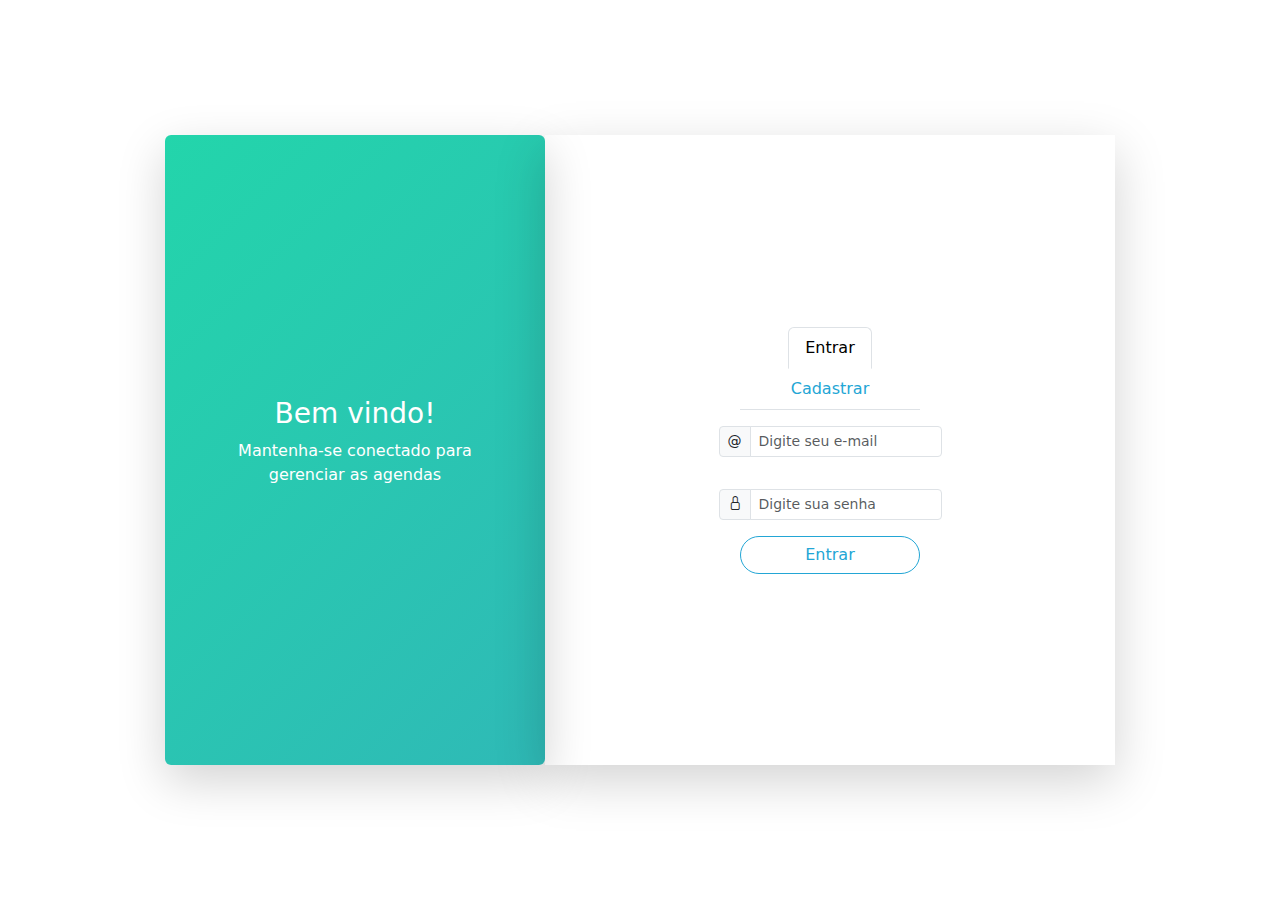
<file: HeartBeat/public_html/pages/login.html>
<!DOCTYPE html>
<html lang="pt-br">

<head>
    <meta charset="UTF-8">
    <meta http-equiv="X-UA-Compatible" content="IE=edge">
    <meta name="viewport" content="width=device-width, initial-scale=1.0">
    <link rel="stylesheet" href="https://cdn.jsdelivr.net/npm/bootstrap@5.2.0/dist/css/bootstrap.min.css">
    <script src="https://cdn.jsdelivr.net/npm/@popperjs/core@2.11.5/dist/umd/popper.min.js"
        integrity="sha384-Xe+8cL9oJa6tN/veChSP7q+mnSPaj5Bcu9mPX5F5xIGE0DVittaqT5lorf0EI7Vk" crossorigin="anonymous">
        </script>
    <script src="https://cdn.jsdelivr.net/npm/bootstrap@5.2.0/dist/js/bootstrap.min.js"
        integrity="sha384-ODmDIVzN+pFdexxHEHFBQH3/9/vQ9uori45z4JjnFsRydbmQbmL5t1tQ0culUzyK" crossorigin="anonymous">
        </script>
    <link rel="stylesheet" href="../assets/css/login.css">
    <link rel="stylesheet" href="https://cdn.jsdelivr.net/npm/bootstrap-icons@1.9.1/font/bootstrap-icons.css">
    <link rel="icon" href="../assets/img/heart-pulse-fill.svg">
    <title>Login | Heartbeat </title>
</head>

<body>
    <div class="container">
        <div id="caixa" class="row d-flex align-items-center justify-content-center">
            <article
                class="col-md-4 col-sm-12 d-flex align-items-center justify-content-center flex-column p-5 text-center shadow-lg color-light rounded">
                <h3>Bem vindo!</h3>
                <p>Mantenha-se conectado para gerenciar as agendas</p>
            </article>
            <aside class="col-md-6 col-sm-12 shadow-lg d-flex align-items-center justify-content-center flex-column">
                <ul class="nav nav-tabs d-flex align-items-center justify-content-center" id="myTab" role="tablist">
                    <li class="nav-item" role="presentation">
                        <button class="tabs nav-link active" id="entrar-tab" data-bs-toggle="tab"
                            data-bs-target="#entrar-tab-pane" type="button" role="tab" aria-controls="entrar-tab-pane"
                            aria-selected="true">Entrar</button>
                    </li>
                    <li class="nav-item" role="presentation">
                        <button class="tabs nav-link" id="cadastrar-tab" data-bs-toggle="tab"
                            data-bs-target="#cadastrar-tab-pane" type="button" role="tab"
                            aria-controls="cadastrar-tab-pane" aria-selected="false">Cadastrar</button>
                    </li>
                </ul>
                <div class="tab-content" id="myTabContent">
                    <div class="tab-pane fade show active" id="entrar-tab-pane" role="tabpanel"
                        aria-labelledby="entrar-tab" tabindex="0">
                        <form id="formlogin">
                            <!-- entrar -->
                            <div class="text-center">
                                <div class="input-group input-group-sm p-3">
                                    <span class="input-group-text" id="email">@</span>
                                    <input type="email" name="loginemail" id="loginemail" class="form-control"
                                        placeholder="Digite seu e-mail" required>
                                </div>
                                <div class="input-group input-group-sm px-3 my-3">
                                    <span class="input-group-text" id="senha"><i class="bi bi-lock"></i></span>
                                    <input type="password" name="loginsenha" id="loginsenha" class="form-control"
                                        placeholder="Digite sua senha" required>
                                </div>
                                <button type="submit" class="btn rounded-pill">Entrar</button>
                            </div>
                        </form>
                    </div>
                    <div class="tab-pane fade" id="cadastrar-tab-pane" role="tabpanel" aria-labelledby="cadastrar-tab"
                        tabindex="0">
                        <form id="formcad">
                            <!-- cadastrar -->
                            <div class="text-center">
                                <div class="input-group input-group-sm p-3">
                                    <span class="input-group-text">@</span>
                                    <input type="email" class="form-control" placeholder="Digite o email" id="email"
                                        name="email" required>
                                </div>
                                <div class="input-group input-group-sm p-3">
                                    <span class="input-group-text"><i class="bi bi-person"></i></span>
                                    <input type="text" class="form-control" placeholder="Nome" name="nome" id="nome"
                                        required>
                                    <span class="input-group-text"><i class="bi bi-person"></i></span>
                                    <input type="text" class="form-control" placeholder="Sobrenome" name="sobrenome"
                                        id="sobrenome" required>
                                </div>
                                <div class="input-group input-group-sm px-3 my-3">
                                    <span class="input-group-text"><i class="bi bi-lock"></i></span>
                                    <input type="password" class="form-control" placeholder="Digite sua senha"
                                        id="senha" name="senha" required>
                                </div>
                                <button type="submit" class="btn rounded-pill">Cadastrar</button>
                            </div>
                        </form>
                    </div>
                    <!-- toast -->
                    <div class="toast align-items-center" role="alert" aria-live="assertive" aria-atomic="true"
                        id="Toast">
                        <div class="d-flex">
                            <div class="toast-body" id="ToastBody">
                            </div>
                            <button type="button" class="btn-close me-2 m-auto" data-bs-dismiss="toast"
                                aria-label="Close"></button>
                        </div>
                    </div>
                </div>
            </aside>
        </div>

    </div>
</body>
<script src="../assets/js/EnderecoLink.js"></script>
<script src="../assets/js/toast.js"></script>
<script src="../assets/js/cadastrar.js"></script>
<script src="../assets/js/logar.js"></script>
</html>
</file>
<file: HeartBeat/public_html/assets/css/login.css>
@import url("root.css");
@import url("gradiente.css");

html, body{
    width: 100%;
    height: 100%;
}

main{
    height: 85vh;
}

#titulo{
    transition: 0.5s;
    width: 500px;
}


nav{
    transition: 1s;
    cursor: pointer;
    font-size: 1.25rem;
    min-height: 7vh;
}

.dourado{
    color: var(--dourado);
}

#texto{
    background-color: var(--light);
    height: 40vh;
    width: 100%;
}

#navbarText{
    transition: all 0.5s;
}

#texto{
    color: white;
    display: flex;
}
.esquerda{
    transition: all 0.5s;
    cursor: pointer;
    width: 500px;
}
.esquerda:hover{
    padding-left: 20px;
}
.direita{
width: 300px;
font-size: 1.25rem;
}

#apresentacao{
    height: 80vh;
    padding: 0 10%;
}

footer{
    min-height: 20vh;
    padding: 0 10%;
    transition: 1s;
    border-radius:100px 100px 0 0;
}
#icongroup{
    padding:10px 0;
    text-align:center;
}
#icongroup i{
    padding:10px;
}
#copyright{
    margin-bottom:10px;
}
ul {
    list-style-type:none;
}
li{
    text-align: center;
}

article{
    min-height: 30vh;
    background: linear-gradient(-45deg, #1f369c, #3b9ec2, #23d5ab);
	background-size: 400% 400%;
	animation: gradient 15s ease infinite;
    color:white;
}
@media (min-width: 720px) { 
    article{
        height:70vh;
    }
}
aside{
    height:70vh;
}
#caixa{
    height:100vh;
}
#myTab{
    max-width:180px;
}
.tabs{
    transition: 0.5s;
    color:var(--dourado);
}
.tabs:hover{
    color:var(--dourado);
}

.link{
    text-decoration:none;
    color:var(--dourado);
    transition:0.3s;
    font-size: 0.7rem;
}
.link:hover{
    color:var(--light);
}

.btn{
    border: 1px solid var(--dourado);
    width:180px;
    transition:0.4s;
    color: var(--dourado);
}
.tab-pane{
    transition:0.2s;
}

.form-check-label{
    font-size:0.7rem;
}

#Toast{
    position:absolute;
    bottom: 25px;
    left: 25px;
}
</file>
